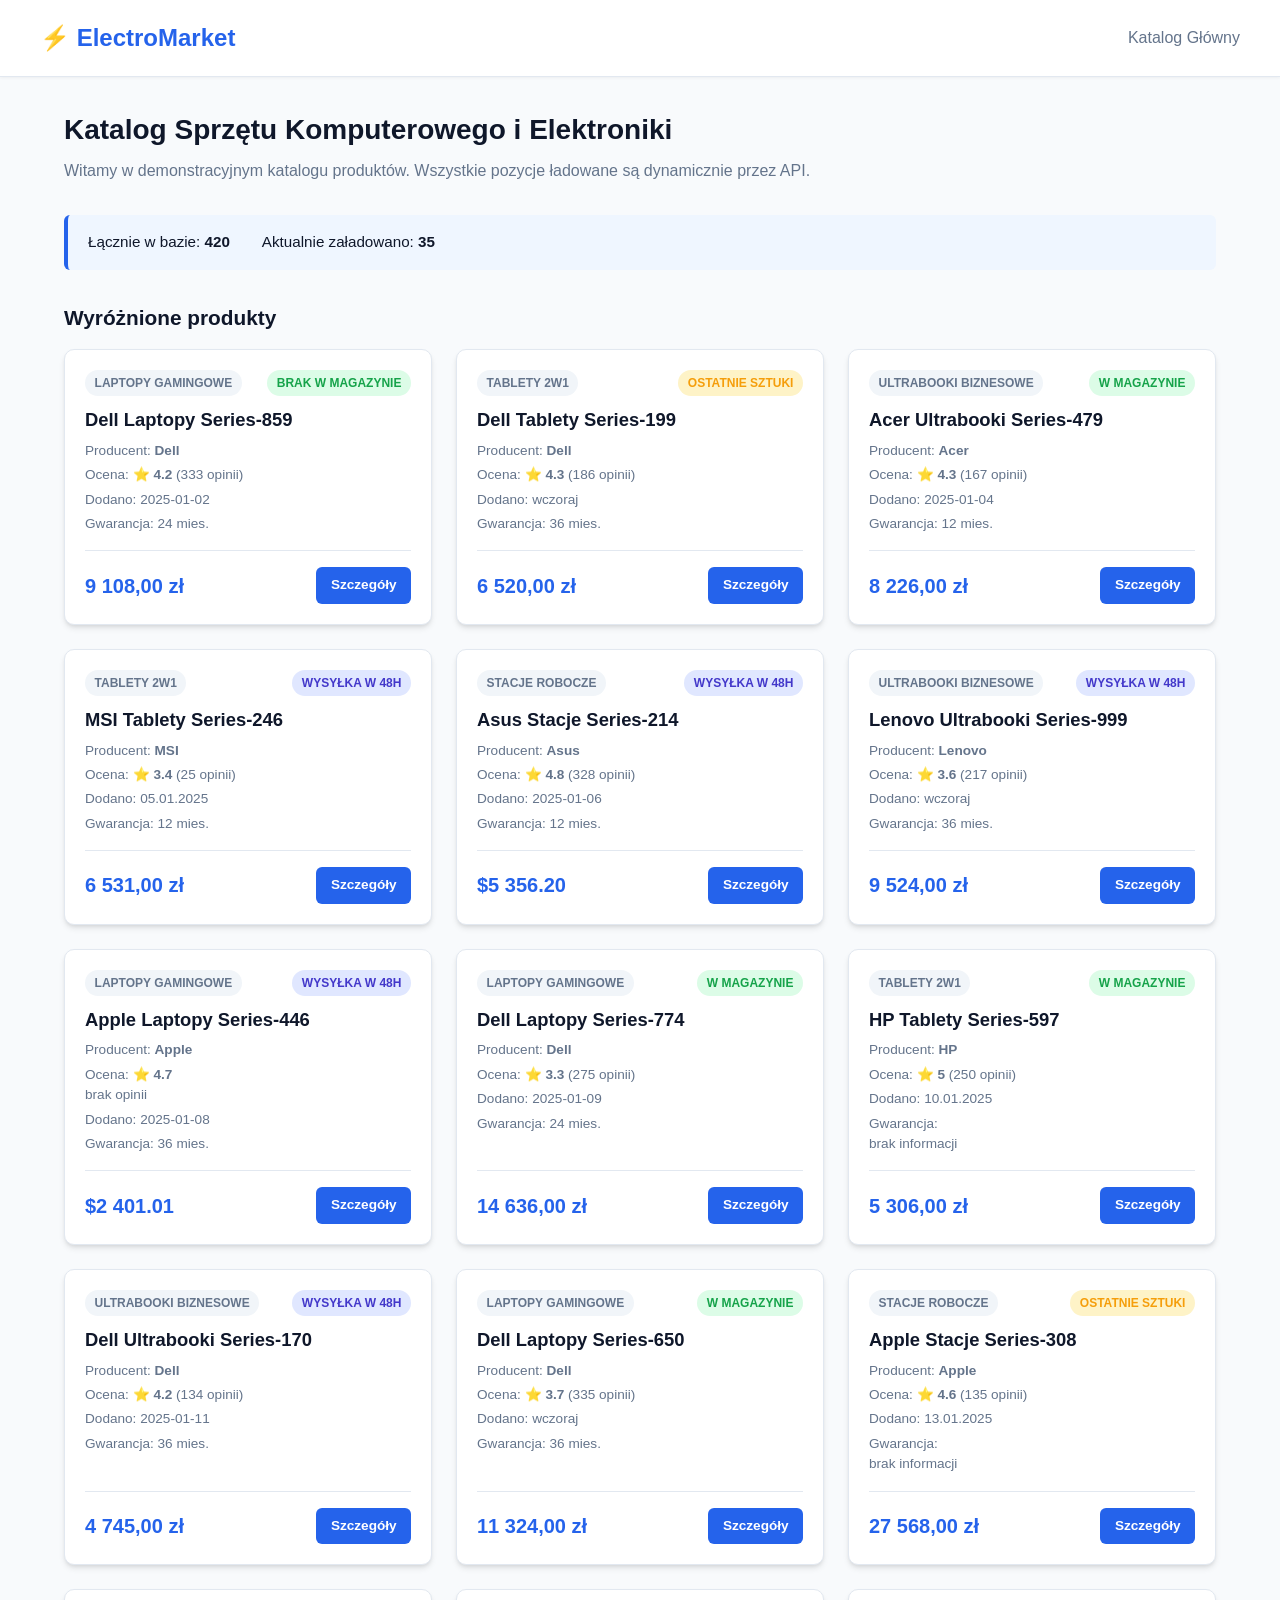
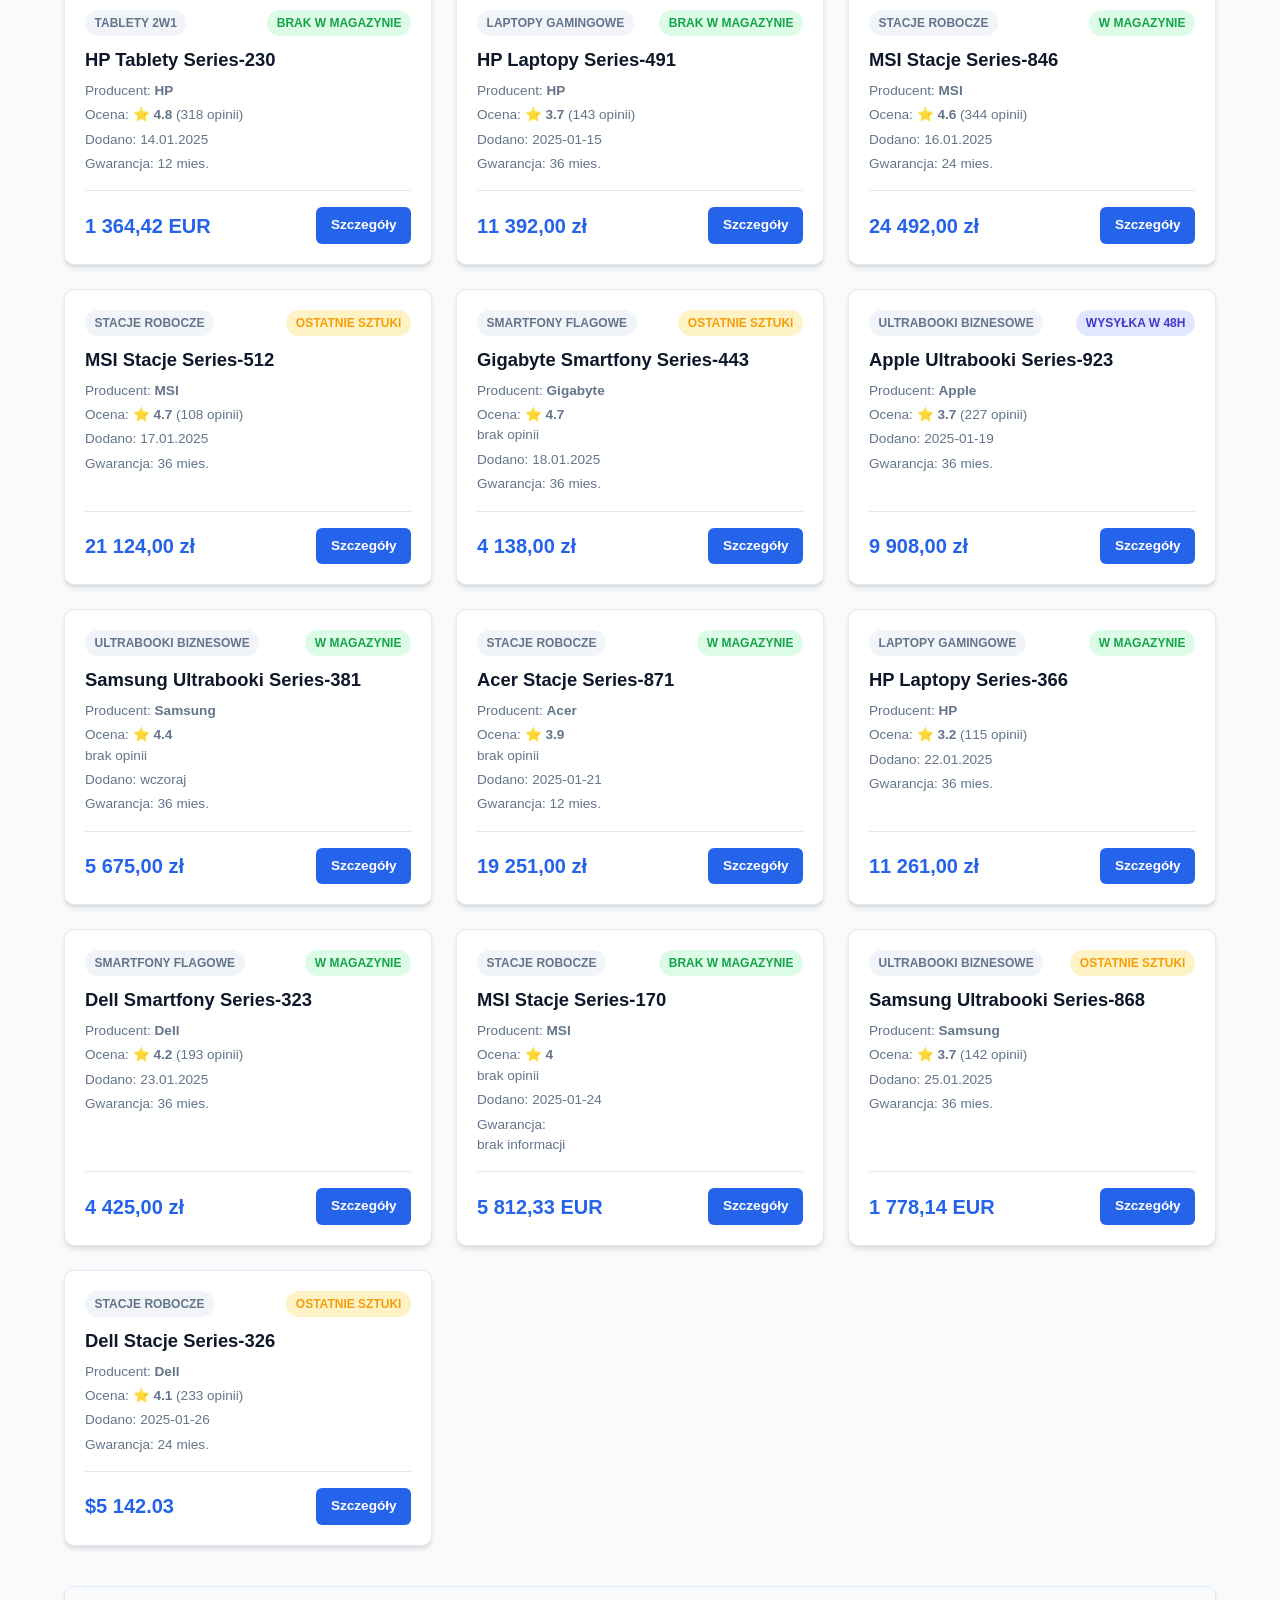
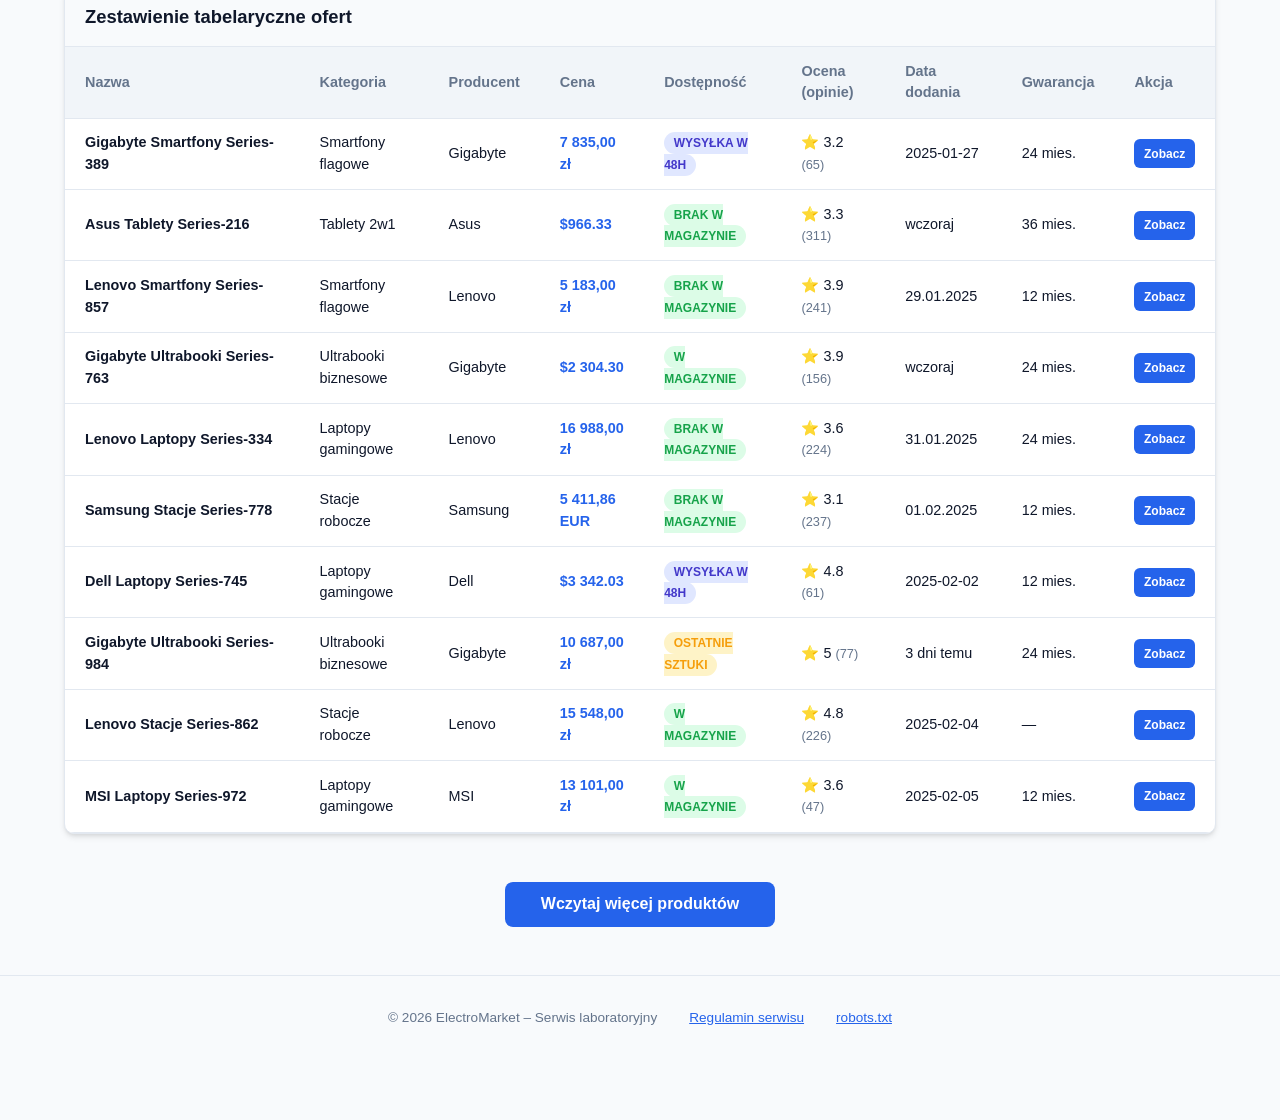
<file: site/index.html>
<!DOCTYPE html>
<html lang="pl">
<head>
  <meta charset="UTF-8">
  <meta name="viewport" content="width=device-width, initial-scale=1.0">
  <title>ElectroMarket – Oficjalny Katalog Produktów</title>
  <link rel="stylesheet" href="css/style.css">
</head>
<body>

  <header>
    <div class="header-container">
      <a href="index.html" class="logo">⚡ ElectroMarket</a>
      <nav class="nav-links">
        <a href="index.html">Katalog Główny</a>
      </nav>
    </div>
  </header>

  <main>
    <h1 class="page-title">Katalog Sprzętu Komputerowego i Elektroniki</h1>
    <p class="page-desc">
      Witamy w demonstracyjnym katalogu produktów. Wszystkie pozycje ładowane są dynamicznie przez API.
    </p>

    <!-- Statystyki katalogu -->
    <div class="catalog-stats">
      <div>Łącznie w bazie: <strong id="total-db-count">420</strong></div>
      <div>Aktualnie załadowano: <strong id="loaded-count">0</strong></div>
    </div>

    <!-- Sekcja 1: Karty produktów (struktura typu article) -->
    <section aria-labelledby="grid-heading">
      <h2 id="grid-heading" style="margin-bottom: 1rem; font-size: 1.3rem;">Wyróżnione produkty</h2>
      <div id="products-grid" class="products-grid">
        <!-- Elementy wstrzykiwane dynamicznie przez JavaScript (fetch) -->
      </div>
    </section>

    <!-- Sekcja 2: Tabela produktów (struktura alternatywna: tabela) -->
    <section class="table-section" id="table-section" style="display: none;">
      <div class="table-header-title">Zestawienie tabelaryczne ofert</div>
      <table class="products-table">
        <thead>
          <tr>
            <th>Nazwa</th>
            <th>Kategoria</th>
            <th>Producent</th>
            <th>Cena</th>
            <th>Dostępność</th>
            <th>Ocena (opinie)</th>
            <th>Data dodania</th>
            <th>Gwarancja</th>
            <th>Akcja</th>
          </tr>
        </thead>
        <tbody id="products-table-body">
          <!-- Wiersze wstrzykiwane dynamicznie przez JavaScript -->
        </tbody>
      </table>
    </section>

    <!-- Kontrolka doładowywania porcjami (przycisk Wczytaj więcej) -->
    <div class="load-more-container">
      <button id="btn-load-more" class="btn-load-more" type="button">
        <span class="btn-text">Wczytaj więcej produktów</span>
        <span class="spinner" id="btn-spinner" style="display: none;"></span>
      </button>
      <div id="end-message" class="end-of-records" style="display: none;">
        Wszystkie dostępne produkty zostały załadowane.
      </div>
    </div>
  </main>

  <footer style="text-align: center; padding: 2rem 0; border-top: 1px solid var(--border-color); color: var(--text-muted); font-size: 0.85rem;">
    <div class="header-container" style="justify-content: center; gap: 2rem;">
      <span>© 2026 ElectroMarket – Serwis laboratoryjny</span>
      <a href="regulamin.html" style="color: var(--primary-color);">Regulamin serwisu</a>
      <a href="robots.txt" style="color: var(--primary-color);">robots.txt</a>
    </div>
  </footer>

  <script src="js/catalog.js"></script>
</body>
</html>
</file>
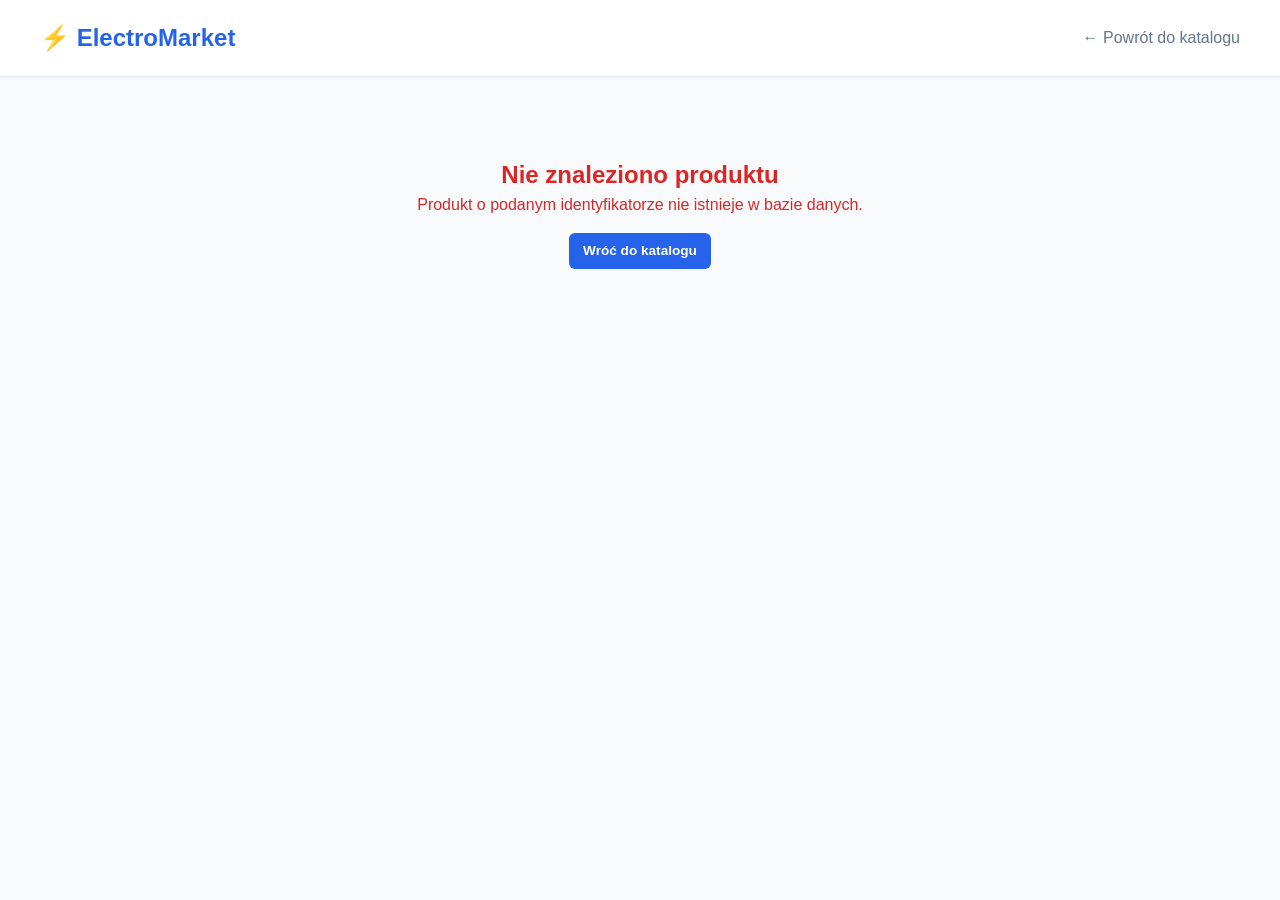
<file: site/product.html>
<!DOCTYPE html>
<html lang="pl">
<head>
  <meta charset="UTF-8">
  <meta name="viewport" content="width=device-width, initial-scale=1.0">
  <title>Szczegóły Produktu – ElectroMarket</title>
  <link rel="stylesheet" href="css/style.css">
</head>
<body>

  <header>
    <div class="header-container">
      <a href="index.html" class="logo">⚡ ElectroMarket</a>
      <nav class="nav-links">
        <a href="index.html">← Powrót do katalogu</a>
      </nav>
    </div>
  </header>

  <main>
    <div id="loading-state" style="text-align: center; padding: 3rem 0; color: var(--text-muted);">
      <span class="spinner" style="border-color: var(--primary-color); border-top-color: transparent;"></span>
      <p style="margin-top: 1rem;">Ładowanie szczegółów produktu z serwera...</p>
    </div>

    <div id="error-state" style="display: none; text-align: center; padding: 3rem 0; color: var(--danger);">
      <h2>Nie znaleziono produktu</h2>
      <p>Produkt o podanym identyfikatorze nie istnieje w bazie danych.</p>
      <a href="index.html" class="btn-details" style="margin-top: 1rem;">Wróć do katalogu</a>
    </div>

    <!-- Kontener dynamicznie wstrzykiwany przez JS (w Ctrl+U jest pusty) -->
    <article id="product-details-container" class="product-detail-card" style="display: none;">
      <!-- Wypełniane przez js/product.js -->
    </article>
  </main>

  <script src="js/product.js"></script>
</body>
</html>
</file>
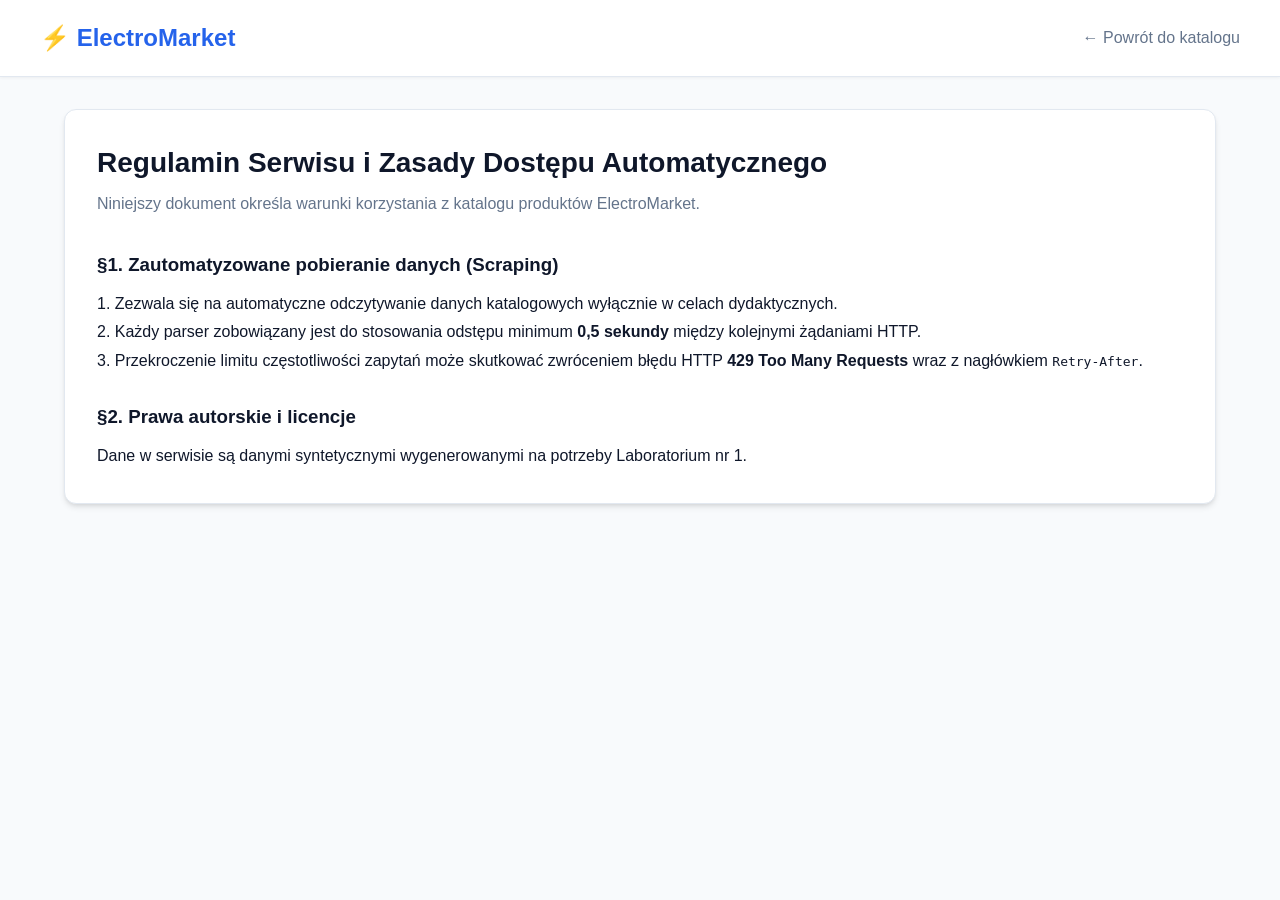
<file: site/regulamin.html>
<!DOCTYPE html>
<html lang="pl">
<head>
  <meta charset="UTF-8">
  <meta name="viewport" content="width=device-width, initial-scale=1.0">
  <title>Regulamin Serwisu – ElectroMarket</title>
  <link rel="stylesheet" href="css/style.css">
</head>
<body>
  <header>
    <div class="header-container">
      <a href="index.html" class="logo">⚡ ElectroMarket</a>
      <nav class="nav-links">
        <a href="index.html">← Powrót do katalogu</a>
      </nav>
    </div>
  </header>

  <main>
    <div class="product-detail-card">
      <h1 class="page-title">Regulamin Serwisu i Zasady Dostępu Automatycznego</h1>
      <p class="page-desc">Niniejszy dokument określa warunki korzystania z katalogu produktów ElectroMarket.</p>
      
      <div style="line-height: 1.8; color: var(--text-main);">
        <h3 style="margin-top: 1.5rem; margin-bottom: 0.5rem;">§1. Zautomatyzowane pobieranie danych (Scraping)</h3>
        <p>1. Zezwala się na automatyczne odczytywanie danych katalogowych wyłącznie w celach dydaktycznych.</p>
        <p>2. Każdy parser zobowiązany jest do stosowania odstępu minimum <strong>0,5 sekundy</strong> między kolejnymi żądaniami HTTP.</p>
        <p>3. Przekroczenie limitu częstotliwości zapytań może skutkować zwróceniem błędu HTTP <strong>429 Too Many Requests</strong> wraz z nagłówkiem <code>Retry-After</code>.</p>
        
        <h3 style="margin-top: 1.5rem; margin-bottom: 0.5rem;">§2. Prawa autorskie i licencje</h3>
        <p>Dane w serwisie są danymi syntetycznymi wygenerowanymi na potrzeby Laboratorium nr 1.</p>
      </div>
    </div>
  </main>
</body>
</html>
</file>
<file: site/css/style.css>
:root {
  --primary-color: #2563eb;
  --primary-hover: #1d4ed8;
  --bg-color: #f8fafc;
  --card-bg: #ffffff;
  --text-main: #0f172a;
  --text-muted: #64748b;
  --border-color: #e2e8f0;
  --success: #16a34a;
  --warning: #f59e0b;
  --danger: #dc2626;
  --shadow: 0 4px 6px -1px rgb(0 0 0 / 0.1), 0 2px 4px -2px rgb(0 0 0 / 0.1);
}

* {
  box-sizing: border-box;
  margin: 0;
  padding: 0;
}

body {
  font-family: -apple-system, BlinkMacSystemFont, "Segoe UI", Roboto, Helvetica, Arial, sans-serif;
  background-color: var(--bg-color);
  color: var(--text-main);
  line-height: 1.5;
  padding-bottom: 60px;
}

header {
  background: #ffffff;
  border-bottom: 1px solid var(--border-color);
  padding: 1.25rem 2rem;
  box-shadow: 0 1px 3px 0 rgb(0 0 0 / 0.05);
}

.header-container {
  max-width: 1200px;
  margin: 0 auto;
  display: flex;
  justify-content: space-between;
  align-items: center;
}

.logo {
  font-size: 1.5rem;
  font-weight: 700;
  color: var(--primary-color);
  text-decoration: none;
}

.nav-links a {
  color: var(--text-muted);
  text-decoration: none;
  font-weight: 500;
  margin-left: 1.5rem;
}

.nav-links a:hover {
  color: var(--primary-color);
}

main {
  max-width: 1200px;
  margin: 2rem auto;
  padding: 0 1.5rem;
}

.page-title {
  font-size: 1.75rem;
  font-weight: 700;
  margin-bottom: 0.5rem;
}

.page-desc {
  color: var(--text-muted);
  margin-bottom: 2rem;
}

/* Statystyki / wskaźniki */
.catalog-stats {
  background: #eff6ff;
  border-left: 4px solid var(--primary-color);
  padding: 1rem 1.25rem;
  border-radius: 6px;
  margin-bottom: 2rem;
  display: flex;
  gap: 2rem;
  font-size: 0.95rem;
}

/* Karty produktów */
.products-grid {
  display: grid;
  grid-template-columns: repeat(auto-fill, minmax(280px, 1fr));
  gap: 1.5rem;
  margin-bottom: 2.5rem;
}

.product-card {
  background: var(--card-bg);
  border: 1px solid var(--border-color);
  border-radius: 10px;
  padding: 1.25rem;
  box-shadow: var(--shadow);
  display: flex;
  flex-direction: column;
  justify-content: space-between;
  transition: transform 0.2s, box-shadow 0.2s;
}

.product-card:hover {
  transform: translateY(-2px);
  box-shadow: 0 10px 15px -3px rgb(0 0 0 / 0.1);
}

.badge-row {
  display: flex;
  justify-content: space-between;
  align-items: center;
  margin-bottom: 0.75rem;
}

.badge {
  font-size: 0.75rem;
  font-weight: 600;
  padding: 0.25rem 0.6rem;
  border-radius: 9999px;
  text-transform: uppercase;
}

.badge-in-stock { background: #dcfce7; color: var(--success); }
.badge-last-items { background: #fef3c7; color: var(--warning); }
.badge-out-of-stock { background: #fee2e2; color: var(--danger); }
.badge-shipping { background: #e0e7ff; color: #4338ca; }

.badge-category {
  background: #f1f5f9;
  color: var(--text-muted);
}

.product-title {
  font-size: 1.15rem;
  font-weight: 600;
  margin-bottom: 0.5rem;
  line-height: 1.35;
}

.product-title a {
  color: var(--text-main);
  text-decoration: none;
}

.product-title a:hover {
  color: var(--primary-color);
}

.product-meta {
  font-size: 0.85rem;
  color: var(--text-muted);
  margin-bottom: 1rem;
}

.product-meta span {
  display: block;
  margin-bottom: 0.25rem;
}

.product-footer {
  margin-top: auto;
  border-top: 1px solid var(--border-color);
  padding-top: 1rem;
  display: flex;
  justify-content: space-between;
  align-items: center;
}

.product-price {
  font-size: 1.25rem;
  font-weight: 700;
  color: var(--primary-color);
}

.btn-details {
  display: inline-block;
  padding: 0.5rem 0.9rem;
  font-size: 0.85rem;
  font-weight: 600;
  color: #ffffff;
  background: var(--primary-color);
  border-radius: 6px;
  text-decoration: none;
  transition: background 0.2s;
}

.btn-details:hover {
  background: var(--primary-hover);
}

/* Struktura alternatywna: Tabela produktów */
.table-section {
  margin: 2.5rem 0;
  background: #ffffff;
  border: 1px solid var(--border-color);
  border-radius: 10px;
  overflow-x: auto;
  box-shadow: var(--shadow);
}

.table-header-title {
  padding: 1rem 1.25rem;
  font-size: 1.15rem;
  font-weight: 600;
  background: #f8fafc;
  border-bottom: 1px solid var(--border-color);
}

.products-table {
  width: 100%;
  border-collapse: collapse;
  text-align: left;
  font-size: 0.9rem;
}

.products-table th, .products-table td {
  padding: 0.85rem 1.25rem;
  border-bottom: 1px solid var(--border-color);
}

.products-table th {
  background: #f1f5f9;
  font-weight: 600;
  color: var(--text-muted);
}

.products-table tr:hover {
  background: #f8fafc;
}

/* Kontrolki doładowania */
.load-more-container {
  text-align: center;
  margin: 3rem 0;
}

.btn-load-more {
  background: var(--primary-color);
  color: #ffffff;
  border: none;
  font-size: 1rem;
  font-weight: 600;
  padding: 0.85rem 2.25rem;
  border-radius: 8px;
  cursor: pointer;
  transition: background 0.2s, transform 0.1s;
  display: inline-flex;
  align-items: center;
  gap: 0.5rem;
}

.btn-load-more:hover {
  background: var(--primary-hover);
}

.btn-load-more:disabled {
  background: #94a3b8;
  cursor: not-allowed;
}

.spinner {
  display: inline-block;
  width: 16px;
  height: 16px;
  border: 2px solid #ffffff;
  border-radius: 50%;
  border-top-color: transparent;
  animation: spin 0.8s linear infinite;
}

@keyframes spin {
  to { transform: rotate(360deg); }
}

.end-of-records {
  color: var(--text-muted);
  font-style: italic;
  font-size: 1rem;
  margin-top: 1rem;
}

/* Podstrona szczegółów produktu */
.product-detail-card {
  background: #ffffff;
  border: 1px solid var(--border-color);
  border-radius: 12px;
  padding: 2rem;
  box-shadow: var(--shadow);
}

.product-detail-header {
  border-bottom: 1px solid var(--border-color);
  padding-bottom: 1.5rem;
  margin-bottom: 1.5rem;
}

.detail-specs-details {
  margin-top: 2rem;
  border: 1px solid var(--border-color);
  border-radius: 8px;
  padding: 1rem 1.25rem;
  background: #f8fafc;
}

.detail-specs-details summary {
  font-weight: 600;
  font-size: 1.1rem;
  cursor: pointer;
  color: var(--primary-color);
}

.spec-list {
  display: grid;
  grid-template-columns: repeat(auto-fill, minmax(280px, 1fr));
  gap: 1rem;
  margin-top: 1.25rem;
}

.spec-item {
  background: #ffffff;
  border: 1px solid var(--border-color);
  padding: 0.75rem 1rem;
  border-radius: 6px;
}

.spec-label {
  font-size: 0.8rem;
  color: var(--text-muted);
  text-transform: uppercase;
  font-weight: 600;
  display: block;
}

.spec-value {
  font-size: 0.95rem;
  font-weight: 500;
  margin-top: 0.25rem;
}
</file>
